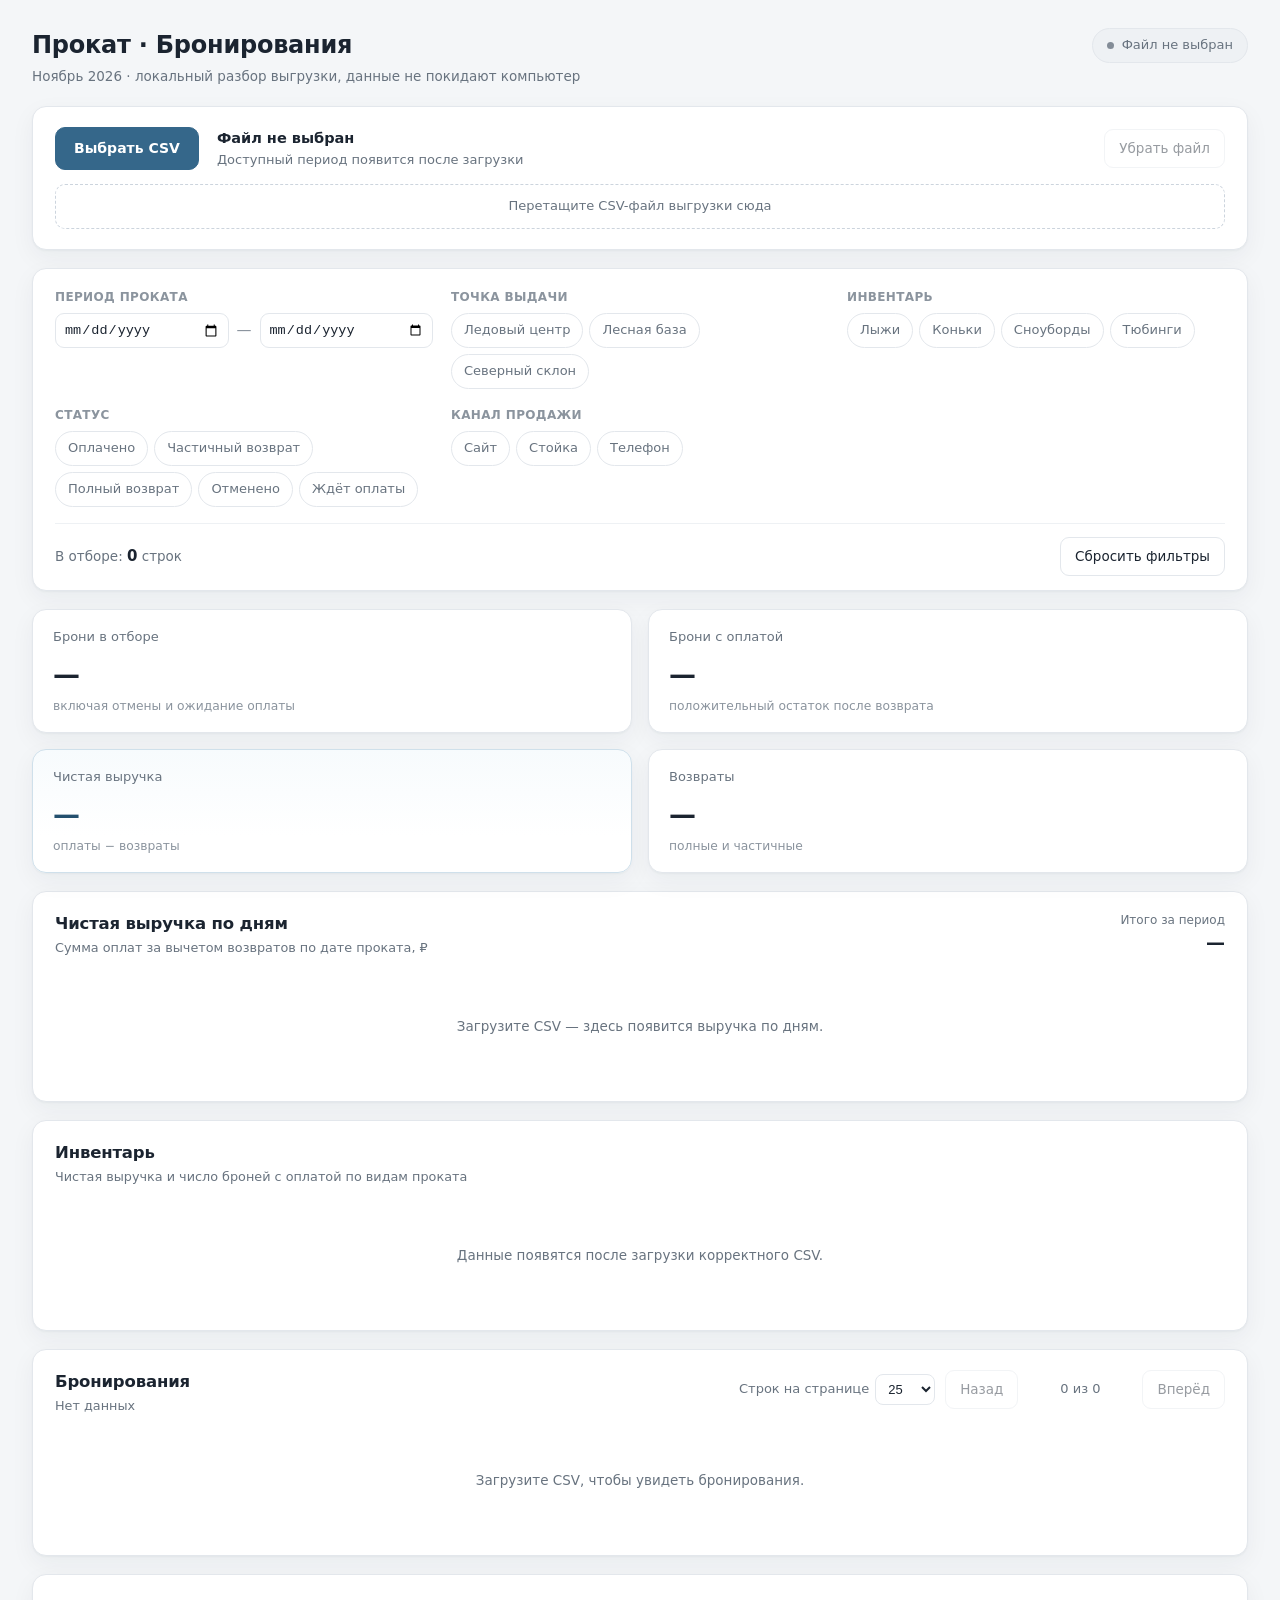
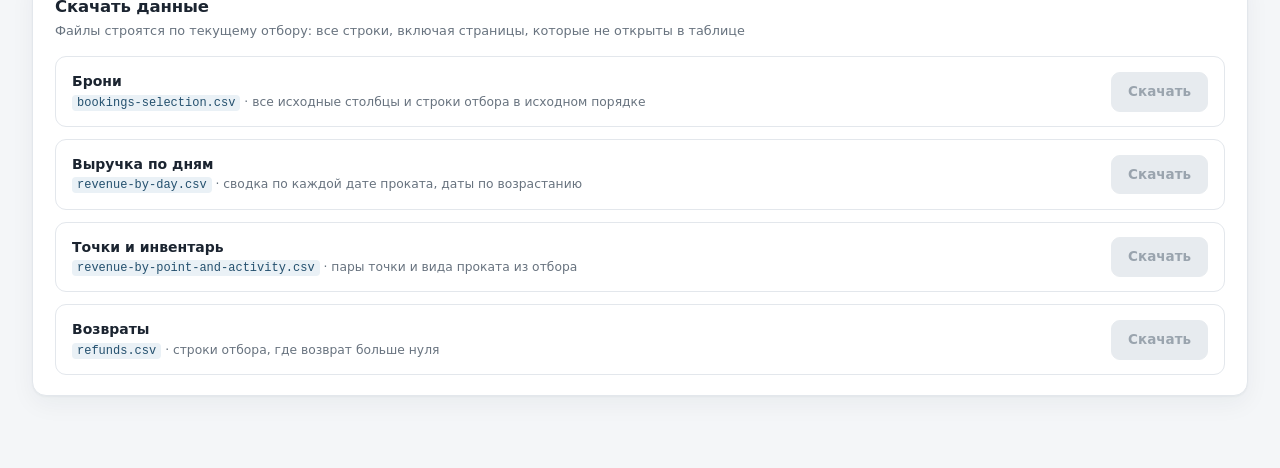
<file: index.html>
<!DOCTYPE html>
<html lang="ru">
<head>
<meta charset="utf-8">
<meta name="viewport" content="width=device-width, initial-scale=1">
<title>Прокат · Панель бронирований</title>
<link rel="stylesheet" href="assets/styles.css">
</head>
<body>
<div class="page">

  <header class="topbar">
    <div>
      <h1>Прокат · Бронирования</h1>
      <p class="sub">Ноябрь 2026 · локальный разбор выгрузки, данные не покидают компьютер</p>
    </div>
    <div class="topbar-meta">
      <div id="loadStatus" class="status status-idle">Файл не выбран</div>
    </div>
  </header>

  <section class="panel upload-panel">
    <div class="upload-row">
      <label class="file-btn">
        <input type="file" id="fileInput" accept=".csv,text/csv">
        Выбрать CSV
      </label>
      <div class="upload-info">
        <div class="upload-file" id="fileName">Файл не выбран</div>
        <div class="upload-period" id="filePeriod">Доступный период появится после загрузки</div>
      </div>
      <button type="button" class="ghost" id="clearFile" disabled>Убрать файл</button>
    </div>

    <div class="dropzone" id="dropzone">Перетащите CSV-файл выгрузки сюда</div>

    <div id="errorBox" class="error-box" hidden></div>
    <div id="warnBox" class="warn-box" hidden></div>
  </section>

  <section class="panel filters" id="filtersPanel">
    <div class="filter-row">
      <div class="filter-group">
        <span class="filter-label">Период проката</span>
        <div class="date-range">
          <input type="date" id="dateFrom" aria-label="Дата с">
          <span class="dash">—</span>
          <input type="date" id="dateTo" aria-label="Дата по">
        </div>
      </div>

      <div class="filter-group">
        <span class="filter-label">Точка выдачи</span>
        <div class="chips" id="pointChips"></div>
      </div>

      <div class="filter-group">
        <span class="filter-label">Инвентарь</span>
        <div class="chips" id="activityChips"></div>
      </div>

      <div class="filter-group">
        <span class="filter-label">Статус</span>
        <div class="chips" id="statusChips"></div>
      </div>

      <div class="filter-group">
        <span class="filter-label">Канал продажи</span>
        <div class="chips" id="channelChips"></div>
      </div>
    </div>

    <div class="filter-foot">
      <div class="selection-count">В отборе: <b id="selectedCount">0</b> строк</div>
      <button type="button" class="ghost" id="resetFilters">Сбросить фильтры</button>
    </div>
  </section>

  <div class="notice" id="emptyNotice" hidden>
    По выбранным условиям записей нет. Показаны нули, выгрузки содержат только заголовки.
  </div>

  <section class="kpis" aria-label="Показатели">
    <article class="kpi">
      <div class="kpi-label">Брони в отборе</div>
      <div class="kpi-value" id="kpiTotal">—</div>
      <div class="kpi-note">включая отмены и ожидание оплаты</div>
    </article>
    <article class="kpi">
      <div class="kpi-label">Брони с оплатой</div>
      <div class="kpi-value" id="kpiPaid">—</div>
      <div class="kpi-note">положительный остаток после возврата</div>
    </article>
    <article class="kpi accent">
      <div class="kpi-label">Чистая выручка</div>
      <div class="kpi-value" id="kpiNet">—</div>
      <div class="kpi-note" id="kpiNetNote">оплаты − возвраты</div>
    </article>
    <article class="kpi">
      <div class="kpi-label">Возвраты</div>
      <div class="kpi-value" id="kpiRefund">—</div>
      <div class="kpi-note">полные и частичные</div>
    </article>
  </section>

  <section class="panel chart-card">
    <div class="panel-head">
      <div>
        <h2>Чистая выручка по дням</h2>
        <p class="panel-sub">Сумма оплат за вычетом возвратов по дате проката, ₽</p>
      </div>
      <div class="chart-total">
        <span>Итого за период</span>
        <b id="chartTotal">—</b>
      </div>
    </div>
    <div class="chart" id="chart"></div>
  </section>

  <section class="panel split-card">
    <div class="panel-head">
      <div>
        <h2>Инвентарь</h2>
        <p class="panel-sub">Чистая выручка и число броней с оплатой по видам проката</p>
      </div>
    </div>
    <div class="breakdown" id="activityBreakdown"></div>
  </section>

  <section class="panel table-card">
    <div class="panel-head">
      <div>
        <h2>Бронирования</h2>
        <p class="panel-sub" id="tableSub">Нет данных</p>
      </div>
      <div class="pager">
        <label>Строк на странице
          <select id="pageSize">
            <option value="25">25</option>
            <option value="50">50</option>
            <option value="100">100</option>
          </select>
        </label>
        <button type="button" class="ghost" id="prevPage" disabled>Назад</button>
        <span id="pageInfo">—</span>
        <button type="button" class="ghost" id="nextPage" disabled>Вперёд</button>
      </div>
    </div>
    <div class="table-wrap" id="tableWrap">
      <table id="bookingsTable">
        <thead>
          <tr>
            <th>ID</th>
            <th>Дата</th>
            <th>Точка</th>
            <th>Инвентарь</th>
            <th>Канал</th>
            <th>Статус</th>
            <th class="num">Кол-во</th>
            <th class="num">Оплата</th>
            <th class="num">Возврат</th>
            <th class="num">Чистая</th>
            <th>Комментарий</th>
          </tr>
        </thead>
        <tbody id="bookingsBody"></tbody>
      </table>
    </div>
    <div class="table-empty" id="tableEmpty" hidden>По выбранным условиям записей нет.</div>
  </section>

  <section class="panel download-card" id="downloadPanel">
    <div class="panel-head">
      <div>
        <h2>Скачать данные</h2>
        <p class="panel-sub">Файлы строятся по текущему отбору: все строки, включая страницы, которые не открыты в таблице</p>
      </div>
    </div>
    <div class="downloads">
      <div class="download-item">
        <div>
          <b>Брони</b>
          <span><code>bookings-selection.csv</code> · все исходные столбцы и строки отбора в исходном порядке</span>
        </div>
        <button type="button" class="primary" data-export="bookings" disabled>Скачать</button>
      </div>
      <div class="download-item">
        <div>
          <b>Выручка по дням</b>
          <span><code>revenue-by-day.csv</code> · сводка по каждой дате проката, даты по возрастанию</span>
        </div>
        <button type="button" class="primary" data-export="revenueByDay" disabled>Скачать</button>
      </div>
      <div class="download-item">
        <div>
          <b>Точки и инвентарь</b>
          <span><code>revenue-by-point-and-activity.csv</code> · пары точки и вида проката из отбора</span>
        </div>
        <button type="button" class="primary" data-export="revenueByPointActivity" disabled>Скачать</button>
      </div>
      <div class="download-item">
        <div>
          <b>Возвраты</b>
          <span><code>refunds.csv</code> · строки отбора, где возврат больше нуля</span>
        </div>
        <button type="button" class="primary" data-export="refunds" disabled>Скачать</button>
      </div>
    </div>
  </section>

</div>

<script src="assets/core.js"></script>
<script src="assets/app.js"></script>
</body>
</html>
</file>
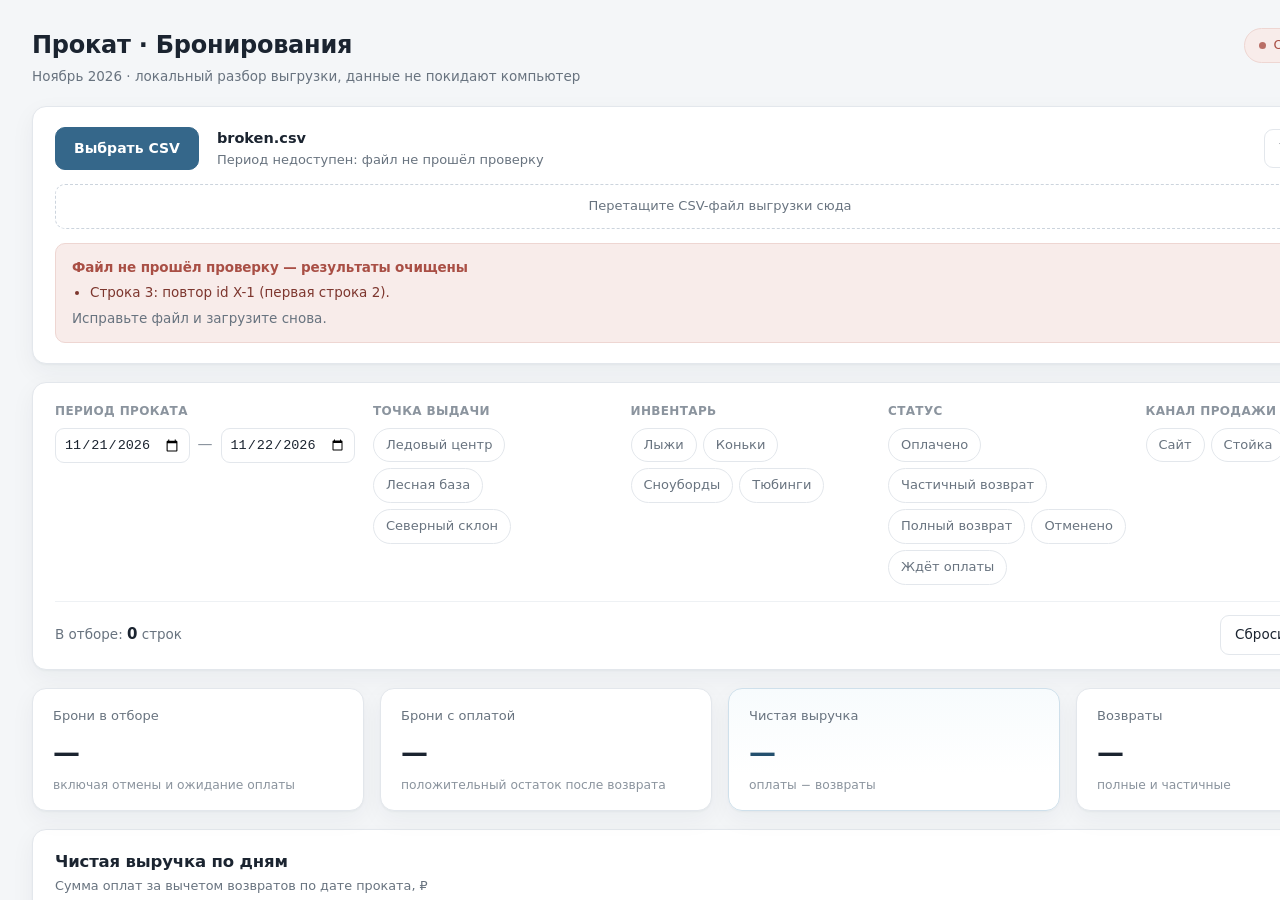
<file: tests/browser-check.html>
<!DOCTYPE html>
<html lang="ru">
<head>
<meta charset="utf-8">
<title>browser-check</title>
<style>
  html, body { margin: 0; padding: 0; }
  iframe { width: 1440px; height: 900px; border: 0; }
  #out { position: fixed; left: -9999px; }
</style>
</head>
<body>
<iframe id="frame" src="../index.html"></iframe>
<pre id="out">loading</pre>
<script>
  var frame = document.getElementById('frame');
  var results = {};
  var out = document.getElementById('out');

  function wait(ms) { return new Promise(function (r) { setTimeout(r, ms); }); }

  function ready() {
    var w = frame.contentWindow;
    return w && w.RentalCore && typeof w.kodaLoadCsv === 'function';
  }

  function poll() {
    if (ready()) return Promise.resolve();
    return wait(50).then(poll);
  }

  function rowsOf(csv) {
    return frame.contentWindow.RentalCore.parseCsv(csv).filter(function (r) {
      return !(r.length === 1 && r[0] === '');
    });
  }

  function chip(d, host, code) {
    d.querySelector('#' + host + ' .chip[data-code="' + code + '"]').click();
  }

  function setDates(d, from, to) {
    var a = d.getElementById('dateFrom');
    var b = d.getElementById('dateTo');
    a.value = from; a.dispatchEvent(new Event('change'));
    b.value = to; b.dispatchEvent(new Event('change'));
  }

  function kpis(d) {
    return {
      total: d.getElementById('kpiTotal').textContent,
      paid: d.getElementById('kpiPaid').textContent,
      net: d.getElementById('kpiNet').textContent.replace(/\u00a0/g, ' '),
      refund: d.getElementById('kpiRefund').textContent.replace(/\u00a0/g, ' '),
      notice: !d.getElementById('emptyNotice').hidden,
      rows: d.querySelectorAll('#bookingsBody tr').length,
      downloadsEnabled: Array.prototype.every.call(d.querySelectorAll('[data-export]'), function (b) { return !b.disabled; }),
      errorShown: !d.getElementById('errorBox').hidden,
      errorText: d.getElementById('errorBox').textContent.slice(0, 200),
      chartBars: d.querySelectorAll('#chart rect.bar').length
    };
  }

  var captured = {};

  poll().then(function () {
    var w = frame.contentWindow;
    var d = w.document;

    w.URL.createObjectURL = function (blob) { captured.blob = blob; return 'blob:stub'; };
    w.URL.revokeObjectURL = function () {};
    w.HTMLAnchorElement.prototype.click = function () { captured.name = this.download; };

    return fetch('../data/bookings.csv')
      .then(function (r) { return r.text(); })
      .then(function (text) {
        w.kodaLoadCsv(text, 'bookings.csv');
        return wait(250);
      })
      .then(function () {
        results.full = kpis(d);

        setDates(d, '2026-11-21', '2026-11-21');
        chip(d, 'pointChips', 'forest_base');
        chip(d, 'activityChips', 'ski');
        return wait(250);
      })
      .then(function () {
        results.sample = kpis(d);
        d.querySelector('[data-export="bookings"]').click();
        return captured.blob.text().then(function (t) {
          var rows = rowsOf(t);
          results.sampleBookingsCsv = {
            name: captured.name,
            rows: rows.length,
            header: rows[0].join(','),
            ids: rows.slice(1).map(function (r) { return r[0]; }).join(',')
          };
        });
      })
      .then(function () {
        d.querySelector('[data-export="revenueByDay"]').click();
        return captured.blob.text().then(function (t) {
          var rows = rowsOf(t);
          results.sampleDayCsv = { name: captured.name, rows: rows.length, header: rows[0].join(','), data: rows[1] ? rows[1].join(',') : null };
        });
      })
      .then(function () {
        d.querySelector('[data-export="revenueByPointActivity"]').click();
        return captured.blob.text().then(function (t) {
          var rows = rowsOf(t);
          results.sampleGroupCsv = { name: captured.name, rows: rows.length, header: rows[0].join(','), data: rows[1] ? rows[1].join(',') : null };
        });
      })
      .then(function () {
        d.querySelector('[data-export="refunds"]').click();
        return captured.blob.text().then(function (t) {
          var rows = rowsOf(t);
          results.sampleRefundCsv = { name: captured.name, rows: rows.length, ids: rows.slice(1).map(function (r) { return r[0]; }).join(',') };
        });
      })
      .then(function () {
        d.getElementById('resetFilters').click();
        setDates(d, '2026-11-21', '2026-11-22');
        return wait(250);
      })
      .then(function () {
        results.twoDays = kpis(d);
        results.twoDays.page = d.getElementById('pageInfo').textContent;
        d.querySelector('[data-export="bookings"]').click();
        return captured.blob.text().then(function (t) {
          var rows = rowsOf(t);
          results.twoDaysCsv = {
            name: captured.name,
            rows: rows.length,
            first: rows[1] ? rows[1][0] + ' ' + rows[1][1] : null,
            last: rows[rows.length - 1] ? rows[rows.length - 1][0] + ' ' + rows[rows.length - 1][1] : null
          };
        });
      })
      .then(function () {
        var header = 'id,date,rental_point,activity,channel,status,quantity,amount,refund_amount,comment\n';
        var bad = header +
          'X-1,2026-11-01,ice_center,skate,site,paid,1,900,0,\n' +
          'X-1,2026-11-02,ice_center,skate,site,paid,1,900,0,\n';
        w.kodaLoadCsv(bad, 'broken.csv');
        return wait(250);
      })
      .then(function () {
        results.broken = kpis(d);
        results.broken.fileName = d.getElementById('fileName').textContent;
        results.broken.status = d.getElementById('loadStatus').textContent;
        out.textContent = JSON.stringify(results, null, 2);
        document.title = 'DONE';
      });
  }).catch(function (e) {
    out.textContent = 'ERR ' + e.stack;
    document.title = 'ERR';
  });
</script>
</body>
</html>
</file>
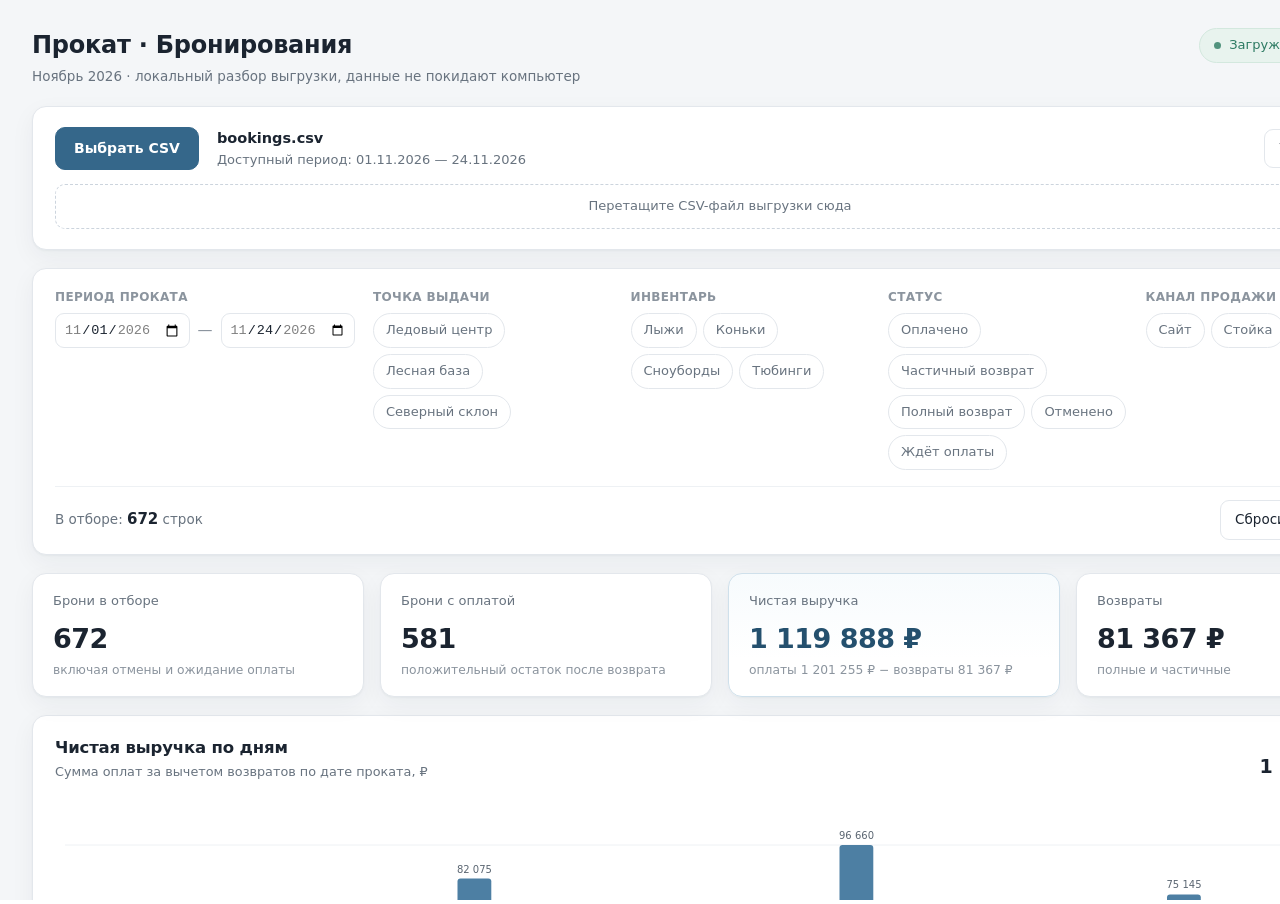
<file: tests/channel-check.html>
<!DOCTYPE html>
<html lang="ru">
<head><meta charset="utf-8"><title>channel-check</title>
<style>html,body{margin:0}#out{position:fixed;left:-9999px}iframe{width:1440px;height:900px;border:0}</style>
</head>
<body>
<iframe id="frame" src="../index.html"></iframe>
<pre id="out">loading</pre>
<script>
  var frame = document.getElementById('frame');
  var results = {};
  var captured = {};

  function wait(ms) { return new Promise(function (r) { setTimeout(r, ms); }); }
  function poll(w) {
    if (w.RentalCore && typeof w.kodaLoadCsv === 'function') return Promise.resolve();
    return wait(40).then(function () { return poll(w); });
  }
  function rowsOf(w, csv) {
    return w.RentalCore.parseCsv(csv).filter(function (r) { return !(r.length === 1 && r[0] === ''); });
  }
  function chip(d, host, code) {
    d.querySelector('#' + host + ' .chip[data-code="' + code + '"]').click();
  }
  function snap(d) {
    return {
      total: d.getElementById('kpiTotal').textContent,
      paid: d.getElementById('kpiPaid').textContent,
      net: d.getElementById('kpiNet').textContent.replace(/\u00a0/g, ' '),
      refund: d.getElementById('kpiRefund').textContent.replace(/\u00a0/g, ' '),
      rows: d.querySelectorAll('#bookingsBody tr').length
    };
  }

  frame.addEventListener('load', function () {
    var w = frame.contentWindow;
    var d = w.document;

    w.URL.createObjectURL = function (blob) { captured.blob = blob; return 'blob:stub'; };
    w.URL.revokeObjectURL = function () {};
    w.HTMLAnchorElement.prototype.click = function () { captured.name = this.download; };

    poll(w).then(function () {
      return fetch('../data/bookings.csv').then(function (r) { return r.text(); });
    }).then(function (text) {
      w.kodaLoadCsv(text, 'bookings.csv');
      return wait(200);
    }).then(function () {
      var a = d.getElementById('dateFrom');
      var b = d.getElementById('dateTo');
      a.value = '2026-11-21'; a.dispatchEvent(new Event('change'));
      b.value = '2026-11-21'; b.dispatchEvent(new Event('change'));
      chip(d, 'pointChips', 'forest_base');
      chip(d, 'activityChips', 'ski');
      return wait(200);
    }).then(function () {
      results.base = snap(d);
      results.baseChannelChips = d.querySelectorAll('#channelChips .chip').length;

      chip(d, 'channelChips', 'site');
      return wait(200);
    }).then(function () {
      results.site = snap(d);
      results.siteActive = d.querySelector('#channelChips .chip[data-code="site"]').className;
      d.querySelector('[data-export="bookings"]').click();
      return captured.blob.text().then(function (t) {
        var rows = rowsOf(w, t);
        results.siteCsv = {
          name: captured.name,
          rows: rows.length,
          ids: rows.slice(1).map(function (r) { return r[0]; }).join(','),
          channels: rows.slice(1).map(function (r) { return r[4]; }).join(',')
        };
      });
    }).then(function () {
      chip(d, 'channelChips', 'site');
      chip(d, 'channelChips', 'desk');
      return wait(200);
    }).then(function () {
      results.desk = snap(d);
      d.querySelector('[data-export="refunds"]').click();
      return captured.blob.text().then(function (t) {
        var rows = rowsOf(w, t);
        results.deskRefundCsv = { name: captured.name, rows: rows.length, ids: rows.slice(1).map(function (r) { return r[0]; }).join(',') };
      });
    }).then(function () {
      chip(d, 'channelChips', 'desk');
      return wait(200);
    }).then(function () {
      results.afterChannelReset = snap(d);
      d.querySelector('[data-export="refunds"]').click();
      return captured.blob.text().then(function (t) {
        var rows = rowsOf(w, t);
        results.afterResetRefundCsv = { name: captured.name, rows: rows.length, ids: rows.slice(1).map(function (r) { return r[0]; }).join(',') };
      });
    }).then(function () {
      d.getElementById('resetFilters').click();
      return wait(200);
    }).then(function () {
      results.afterFullReset = snap(d);
      results.afterFullResetChannelActive = d.querySelectorAll('#channelChips .chip.active').length;
      document.getElementById('out').textContent = JSON.stringify(results, null, 2);
      document.title = 'DONE';
    }).catch(function (e) {
      document.getElementById('out').textContent = 'ERR ' + e.stack;
      document.title = 'ERR';
    });
  });
</script>
</body>
</html>
</file>
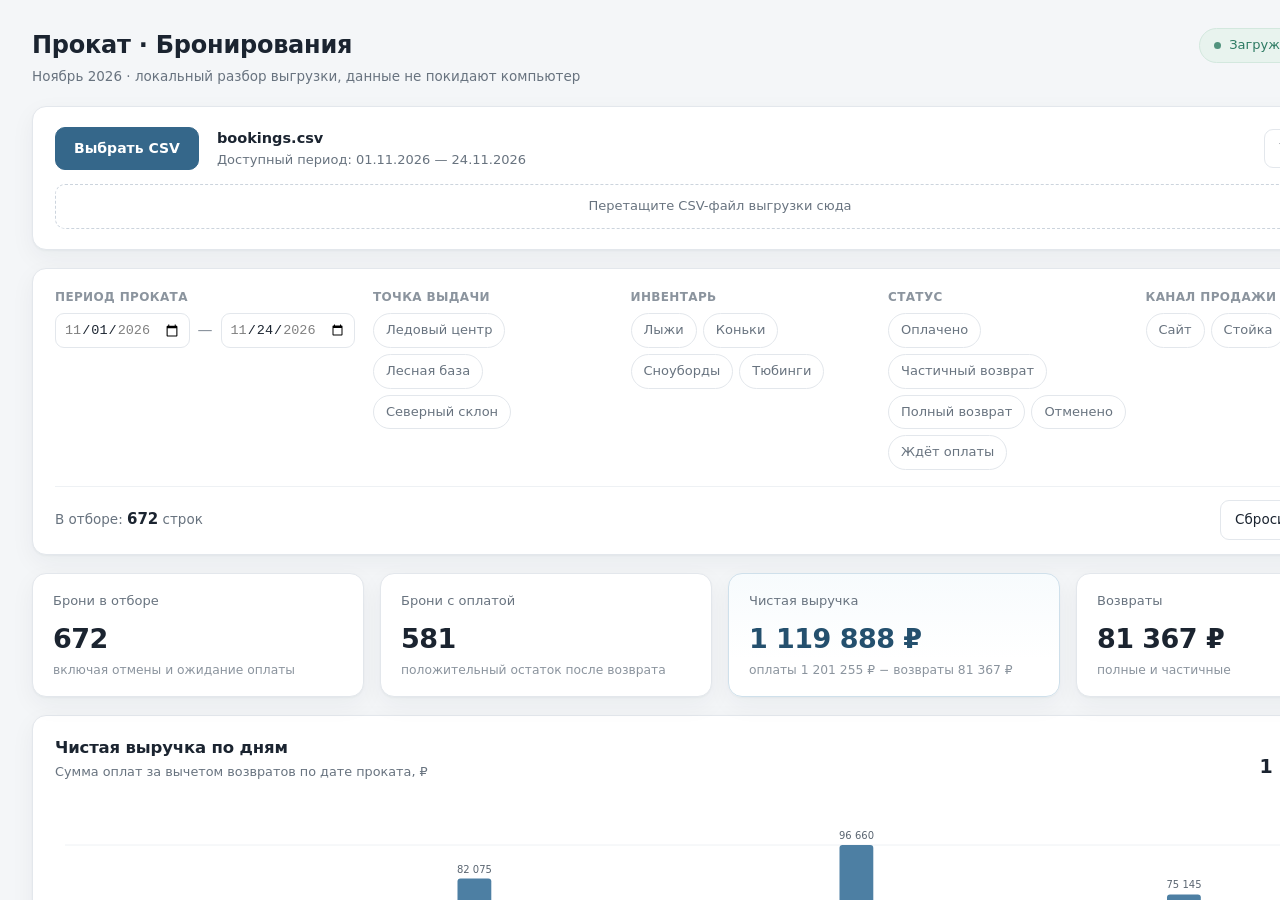
<file: tests/overflow.html>
<!DOCTYPE html>
<html lang="ru">
<head>
<meta charset="utf-8">
<title>overflow-check</title>
<style>
  html, body { margin: 0; padding: 0; }
  #out { position: fixed; left: -9999px; }
</style>
</head>
<body>
<pre id="out">loading</pre>
<script>
  var width = Number((location.hash || '#1440').slice(1)) || 1440;
  var frame = document.createElement('iframe');
  frame.style.cssText = 'width:' + width + 'px;height:900px;border:0;display:block';
  frame.src = '../index.html';
  document.body.appendChild(frame);

  function wait(ms) { return new Promise(function (r) { setTimeout(r, ms); }); }

  function poll(w) {
    if (w.RentalCore && typeof w.kodaLoadCsv === 'function') return Promise.resolve();
    return wait(40).then(function () { return poll(w); });
  }

  frame.addEventListener('load', function () {
    var w = frame.contentWindow;
    poll(w).then(function () {
      return fetch('../data/bookings.csv')
        .then(function (r) { return r.text(); })
        .then(function (text) {
          w.kodaLoadCsv(text, 'bookings.csv');
          return wait(350);
        });
    }).then(function () {
      var d = w.document;
      var chart = d.getElementById('chart');
      var tableWrap = d.getElementById('tableWrap');
      var page = d.querySelector('.page');
      var res = {
        viewport: width,
        docScrollWidth: d.documentElement.scrollWidth,
        docClientWidth: d.documentElement.clientWidth,
        bodyScrollWidth: d.body.scrollWidth,
        pageScrollWidth: page.scrollWidth,
        pageClientWidth: page.clientWidth,
        chartScrollWidth: chart.scrollWidth,
        chartClientWidth: chart.clientWidth,
        tableInnerOverflow: tableWrap.scrollWidth - tableWrap.clientWidth,
        horizontalPageScroll: d.documentElement.scrollWidth > d.documentElement.clientWidth
      };
      document.getElementById('out').textContent = JSON.stringify(res, null, 2);
      document.title = 'DONE';
    }).catch(function (e) {
      document.getElementById('out').textContent = 'ERR ' + e.stack;
      document.title = 'ERR';
    });
  });
</script>
</body>
</html>
</file>
<file: assets/styles.css>
:root {
  --bg: #f4f6f8;
  --surface: #ffffff;
  --line: #e3e7ec;
  --line-soft: #eef1f4;
  --text: #1b2430;
  --muted: #68737f;
  --muted-2: #8b949e;
  --accent: #35678a;
  --accent-ink: #24506e;
  --accent-soft: #eaf1f6;
  --green: #2c7a62;
  --green-soft: #e8f3ee;
  --red: #a94f45;
  --red-soft: #f8ecea;
  --amber: #8a6a2f;
  --amber-soft: #f7f0df;
  --radius: 14px;
  --shadow: 0 1px 2px rgba(24, 39, 55, .04), 0 8px 24px rgba(24, 39, 55, .05);
}

* { box-sizing: border-box; }

html, body {
  margin: 0;
  padding: 0;
  background: var(--bg);
  color: var(--text);
  font-family: "Segoe UI", "Inter", system-ui, -apple-system, "Helvetica Neue", Arial, sans-serif;
  font-size: 15px;
  line-height: 1.45;
  -webkit-font-smoothing: antialiased;
}

body { overflow-x: hidden; }

.page {
  max-width: 1440px;
  margin: 0 auto;
  padding: 28px 32px 56px;
}

h1, h2, h3 { margin: 0; font-weight: 600; letter-spacing: -.01em; }
p { margin: 0; }
button { font: inherit; }

/* ---------- шапка ---------- */

.topbar {
  display: flex;
  align-items: flex-start;
  justify-content: space-between;
  gap: 24px;
  margin-bottom: 20px;
}

.topbar h1 { font-size: 24px; }

.sub {
  margin-top: 4px;
  color: var(--muted);
  font-size: 13.5px;
}

.status {
  display: inline-flex;
  align-items: center;
  gap: 8px;
  padding: 7px 14px;
  border-radius: 999px;
  font-size: 13px;
  font-weight: 500;
  border: 1px solid transparent;
  white-space: nowrap;
}

.status::before {
  content: "";
  width: 7px;
  height: 7px;
  border-radius: 50%;
  background: currentColor;
  opacity: .8;
}

.status-idle { color: var(--muted); background: #eef1f4; border-color: #e3e7ec; }
.status-loading { color: var(--accent-ink); background: var(--accent-soft); border-color: #d6e4ee; }
.status-ok { color: var(--green); background: var(--green-soft); border-color: #d3e8de; }
.status-error { color: var(--red); background: var(--red-soft); border-color: #eed6d2; }

/* ---------- панели ---------- */

.panel {
  background: var(--surface);
  border: 1px solid var(--line);
  border-radius: var(--radius);
  box-shadow: var(--shadow);
  padding: 20px 22px;
  margin-bottom: 18px;
}

.panel-head {
  display: flex;
  align-items: flex-start;
  justify-content: space-between;
  gap: 20px;
  margin-bottom: 16px;
}

.panel-head h2 { font-size: 16.5px; }

.panel-sub {
  margin-top: 3px;
  color: var(--muted);
  font-size: 12.8px;
}

/* ---------- загрузка ---------- */

.upload-row {
  display: flex;
  align-items: center;
  gap: 18px;
  flex-wrap: wrap;
}

.file-btn {
  position: relative;
  display: inline-flex;
  align-items: center;
  justify-content: center;
  padding: 10px 18px;
  border-radius: 10px;
  background: var(--accent);
  color: #fff;
  font-weight: 600;
  font-size: 14px;
  cursor: pointer;
  border: 1px solid var(--accent);
  transition: background .15s ease;
}

.file-btn:hover { background: var(--accent-ink); }
.file-btn input { position: absolute; inset: 0; opacity: 0; cursor: pointer; }

.upload-info { min-width: 0; flex: 1 1 320px; }
.upload-file { font-weight: 600; font-size: 14.5px; overflow-wrap: anywhere; }
.upload-period { color: var(--muted); font-size: 13px; margin-top: 2px; }

.ghost {
  padding: 9px 14px;
  border-radius: 9px;
  border: 1px solid var(--line);
  background: #fff;
  color: var(--text);
  font-size: 13.5px;
  cursor: pointer;
  transition: background .15s ease, border-color .15s ease;
}

.ghost:hover { background: #f6f8fa; border-color: #d5dbe2; }
.ghost:disabled { opacity: .45; cursor: default; }

.dropzone {
  margin-top: 14px;
  padding: 12px;
  border: 1px dashed #ccd4dd;
  border-radius: 10px;
  color: var(--muted);
  font-size: 13px;
  text-align: center;
  transition: border-color .15s ease, background .15s ease;
}

.dropzone.over { border-color: var(--accent); background: var(--accent-soft); }

.error-box {
  margin-top: 14px;
  padding: 14px 16px;
  border-radius: 10px;
  background: var(--red-soft);
  border: 1px solid #eed6d2;
  color: #7d362e;
  font-size: 13.5px;
}

.error-box h3 { font-size: 13.5px; margin-bottom: 6px; color: var(--red); }
.error-box ul { margin: 6px 0 0; padding-left: 18px; }
.error-box li { margin: 3px 0; }
.error-more { margin-top: 6px; color: var(--muted); }

.warn-box {
  margin-top: 12px;
  padding: 10px 14px;
  border-radius: 10px;
  background: var(--amber-soft);
  color: var(--amber);
  font-size: 13px;
  border: 1px solid #ecdfc2;
}

/* ---------- фильтры ---------- */

.filters { padding-bottom: 14px; }

.filter-row {
  display: grid;
  grid-template-columns: minmax(272px, 300px) repeat(4, minmax(0, 1fr));
  gap: 18px;
  align-items: start;
}

.filter-group { min-width: 0; }

.filter-label {
  display: block;
  margin-bottom: 7px;
  font-size: 12px;
  font-weight: 600;
  letter-spacing: .03em;
  text-transform: uppercase;
  color: var(--muted-2);
}

.date-range {
  display: flex;
  align-items: center;
  gap: 8px;
}

.date-range input {
  width: 100%;
  min-width: 118px;
  padding: 8px 8px;
  border: 1px solid var(--line);
  border-radius: 9px;
  background: #fff;
  color: var(--text);
  font-size: 13.5px;
  font-variant-numeric: tabular-nums;
}

.date-range input:focus,
.ghost:focus-visible,
.chip:focus-visible,
.file-btn:focus-within,
select:focus {
  outline: 2px solid #b9d3e5;
  outline-offset: 1px;
}

.dash { color: var(--muted-2); }

.chips { display: flex; flex-wrap: wrap; gap: 6px; }

.chip {
  padding: 7px 12px;
  border-radius: 999px;
  border: 1px solid var(--line);
  background: #fff;
  color: var(--muted);
  font-size: 13px;
  cursor: pointer;
  transition: all .12s ease;
  white-space: nowrap;
}

.chip:hover { border-color: #c9d3dc; color: var(--text); }

.chip.active {
  background: var(--accent-soft);
  border-color: #bcd6e6;
  color: var(--accent-ink);
  font-weight: 600;
}

.filter-foot {
  display: flex;
  align-items: center;
  justify-content: space-between;
  gap: 16px;
  margin-top: 16px;
  padding-top: 13px;
  border-top: 1px solid var(--line-soft);
  font-size: 13.5px;
  color: var(--muted);
}

.selection-count b { color: var(--text); font-size: 15px; }

/* ---------- карточки ---------- */

.kpis {
  display: grid;
  grid-template-columns: repeat(4, minmax(0, 1fr));
  gap: 16px;
  margin-bottom: 18px;
}

.kpi {
  background: var(--surface);
  border: 1px solid var(--line);
  border-radius: var(--radius);
  box-shadow: var(--shadow);
  padding: 18px 20px 16px;
  min-width: 0;
}

.kpi-label { color: var(--muted); font-size: 13px; font-weight: 500; }

.kpi-value {
  margin-top: 8px;
  font-size: 27px;
  font-weight: 650;
  letter-spacing: -.02em;
  font-variant-numeric: tabular-nums;
  white-space: nowrap;
  overflow: hidden;
  text-overflow: ellipsis;
}

.kpi-note { margin-top: 4px; color: var(--muted-2); font-size: 12.3px; }

.kpi.accent { border-color: #cfe0eb; background: linear-gradient(180deg, #f7fbfd 0%, #ffffff 70%); }
.kpi.accent .kpi-value { color: var(--accent-ink); }

/* ---------- график ---------- */

.chart-total { text-align: right; }
.chart-total span { display: block; color: var(--muted); font-size: 12px; }
.chart-total b { font-size: 19px; font-variant-numeric: tabular-nums; white-space: nowrap; }

.chart {
  position: relative;
  width: 100%;
  min-width: 0;
  overflow: hidden;
}

.chart svg { display: block; width: 100%; }

.chart-empty,
.table-empty {
  padding: 44px 16px;
  text-align: center;
  color: var(--muted);
  font-size: 13.5px;
}

.bar { fill: #4d7fa3; transition: fill .12s ease; }
.bar:hover { fill: #35678a; }
.bar-zero { fill: #dbe3ea; }
.grid-line { stroke: #eef1f4; stroke-width: 1; }
.axis-label { fill: #8b949e; font-size: 10.5px; }
.value-label { fill: #5b6672; font-size: 10px; font-variant-numeric: tabular-nums; }

/* ---------- разбивка ---------- */

.breakdown { display: flex; flex-direction: column; gap: 12px; }

.break-row {
  display: grid;
  grid-template-columns: 118px minmax(0, 1fr) 128px 150px;
  align-items: center;
  gap: 14px;
  font-size: 13.5px;
}

.break-name { font-weight: 600; }

.break-bar {
  height: 10px;
  border-radius: 999px;
  background: #eff2f5;
  overflow: hidden;
}

.break-bar span {
  display: block;
  height: 100%;
  border-radius: 999px;
  background: linear-gradient(90deg, #5e93b8, #3d7196);
}

.break-value {
  text-align: right;
  font-weight: 600;
  font-variant-numeric: tabular-nums;
  white-space: nowrap;
}

.break-count { color: var(--muted); font-size: 12.5px; text-align: right; white-space: nowrap; }

/* ---------- таблица ---------- */

.table-card .panel-head { margin-bottom: 12px; }

.pager {
  display: flex;
  align-items: center;
  gap: 10px;
  font-size: 13px;
  color: var(--muted);
  flex-wrap: wrap;
  justify-content: flex-end;
}

.pager label { display: inline-flex; align-items: center; gap: 6px; white-space: nowrap; }

.pager select {
  padding: 6px 8px;
  border-radius: 8px;
  border: 1px solid var(--line);
  background: #fff;
  font-size: 13px;
  color: var(--text);
}

#pageInfo { min-width: 104px; text-align: center; font-variant-numeric: tabular-nums; }

.table-wrap {
  max-width: 100%;
  overflow-x: auto;
  border: 1px solid var(--line-soft);
  border-radius: 10px;
}

table {
  width: 100%;
  border-collapse: collapse;
  font-size: 13px;
  min-width: 980px;
}

thead th {
  position: sticky;
  top: 0;
  background: #f8fafb;
  text-align: left;
  font-weight: 600;
  font-size: 11.8px;
  letter-spacing: .03em;
  text-transform: uppercase;
  color: var(--muted);
  padding: 10px 12px;
  border-bottom: 1px solid var(--line);
  white-space: nowrap;
}

tbody td {
  padding: 9px 12px;
  border-bottom: 1px solid var(--line-soft);
  vertical-align: top;
}

tbody tr:last-child td { border-bottom: none; }
tbody tr:hover { background: #fafcfd; }

td.num, th.num { text-align: right; font-variant-numeric: tabular-nums; white-space: nowrap; }
td.id-cell { font-variant-numeric: tabular-nums; white-space: nowrap; color: var(--muted); }
td.comment { max-width: 260px; overflow: hidden; text-overflow: ellipsis; white-space: nowrap; color: var(--muted); }

.badge {
  display: inline-block;
  padding: 2px 9px;
  border-radius: 999px;
  font-size: 11.8px;
  font-weight: 500;
  white-space: nowrap;
}

.badge-paid { background: var(--green-soft); color: var(--green); }
.badge-partially_refunded { background: var(--amber-soft); color: var(--amber); }
.badge-refunded { background: var(--red-soft); color: var(--red); }
.badge-cancelled { background: #eef1f4; color: var(--muted); }
.badge-pending { background: #eef1f4; color: var(--muted); }

/* ---------- скачивание ---------- */

.downloads {
  display: grid;
  grid-template-columns: repeat(2, minmax(0, 1fr));
  gap: 12px;
}

.download-item {
  display: flex;
  align-items: center;
  justify-content: space-between;
  gap: 16px;
  padding: 14px 16px;
  border: 1px solid var(--line);
  border-radius: 11px;
  min-width: 0;
}

.download-item b { display: block; font-size: 14px; }
.download-item span { display: block; margin-top: 2px; color: var(--muted); font-size: 12.3px; }
.download-item code { font-size: 12px; color: var(--accent-ink); background: var(--accent-soft); padding: 1px 5px; border-radius: 4px; }

.primary {
  padding: 9px 16px;
  border-radius: 9px;
  border: 1px solid var(--accent);
  background: var(--accent);
  color: #fff;
  font-size: 13.5px;
  font-weight: 600;
  cursor: pointer;
  white-space: nowrap;
  transition: background .15s ease;
}

.primary:hover { background: var(--accent-ink); }
.primary:disabled { background: #e7ebef; border-color: #e7ebef; color: #9aa4ae; cursor: default; }

/* ---------- служебное ---------- */

.notice {
  display: flex;
  align-items: center;
  gap: 10px;
  padding: 12px 16px;
  border-radius: 10px;
  background: var(--accent-soft);
  border: 1px solid #d9e6ef;
  color: var(--accent-ink);
  font-size: 13.5px;
  margin-bottom: 18px;
}

.notice[hidden] { display: none; }

.sr-only {
  position: absolute;
  width: 1px; height: 1px;
  padding: 0; margin: -1px;
  overflow: hidden;
  clip: rect(0 0 0 0);
  white-space: nowrap;
  border: 0;
}

@media (max-width: 1280px) {
  .filter-row { grid-template-columns: repeat(3, minmax(0, 1fr)); }
  .kpis { grid-template-columns: repeat(2, minmax(0, 1fr)); }
  .downloads { grid-template-columns: 1fr; }
  .break-row { grid-template-columns: 100px minmax(0, 1fr) 118px 130px; }
}

@media (max-width: 720px) {
  .page { padding: 18px 14px 40px; }
  .filter-row { grid-template-columns: 1fr; }
  .kpis { grid-template-columns: 1fr; }
  .break-row { grid-template-columns: 92px minmax(0, 1fr); row-gap: 4px; }
  .break-value, .break-count { text-align: left; }
  .topbar { flex-direction: column; gap: 12px; }
}
</file>
